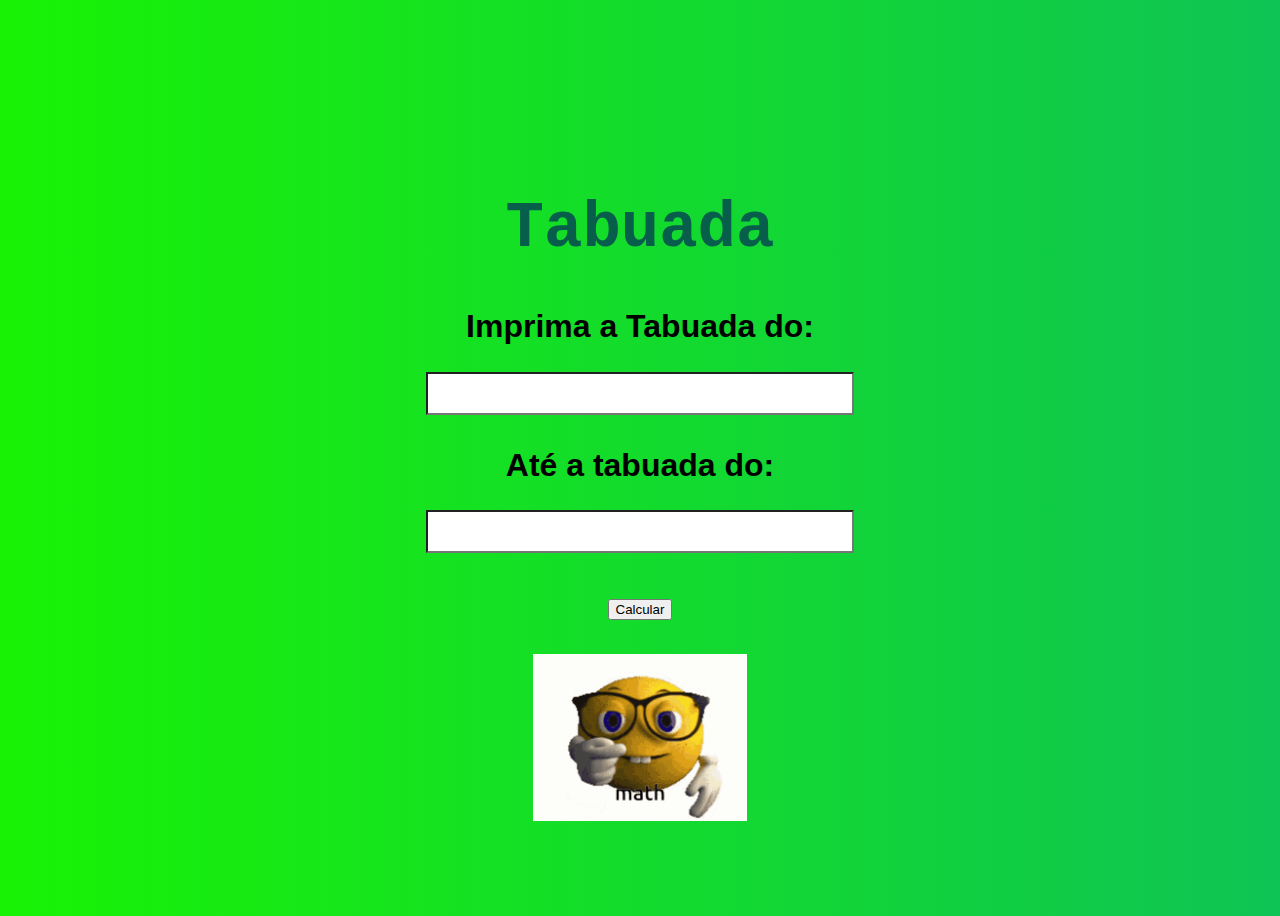
<file: tabuada/index.html>
<!DOCTYPE html>
<html lang="pt-br">
    <head>
        <meta charset="UTF-8">
        <meta http-equiv="X-UA-Compatible" content="IE=edge">
        <meta name="viewport" content="width=device-width, initial-scale=1.0">
        <title>Tabuada</title>
        <link rel="stylesheet" href="estilo.css">
        <link rel="shortcut icon" href="img/mathicon.jpg" type="image/x-icon">
        <script src="tabuada.js"></script>
    </head>
    <body>
        <div class="forms">
        <form action="#" name="tabForm" id="tabForm">
            <h1> Tabuada</h1>
            
            <p> <h2>Imprima a Tabuada do:</h2>
                
                <input type="text" id="var1" name="var1" class="imprimir">
            </p>
            <p><h2>Até a tabuada do:</h2>
                
                <input type="text" id="var2" name="var2" class="imprimir">
            </p>
            <p>
                <input class="botao" type="submit" name="Enviar" value="Calcular" onclick="chama_tabuada()">
            </p>
        </form>
        <img src="img/math.gif">
    </div>
    </body>
</html>
</file>
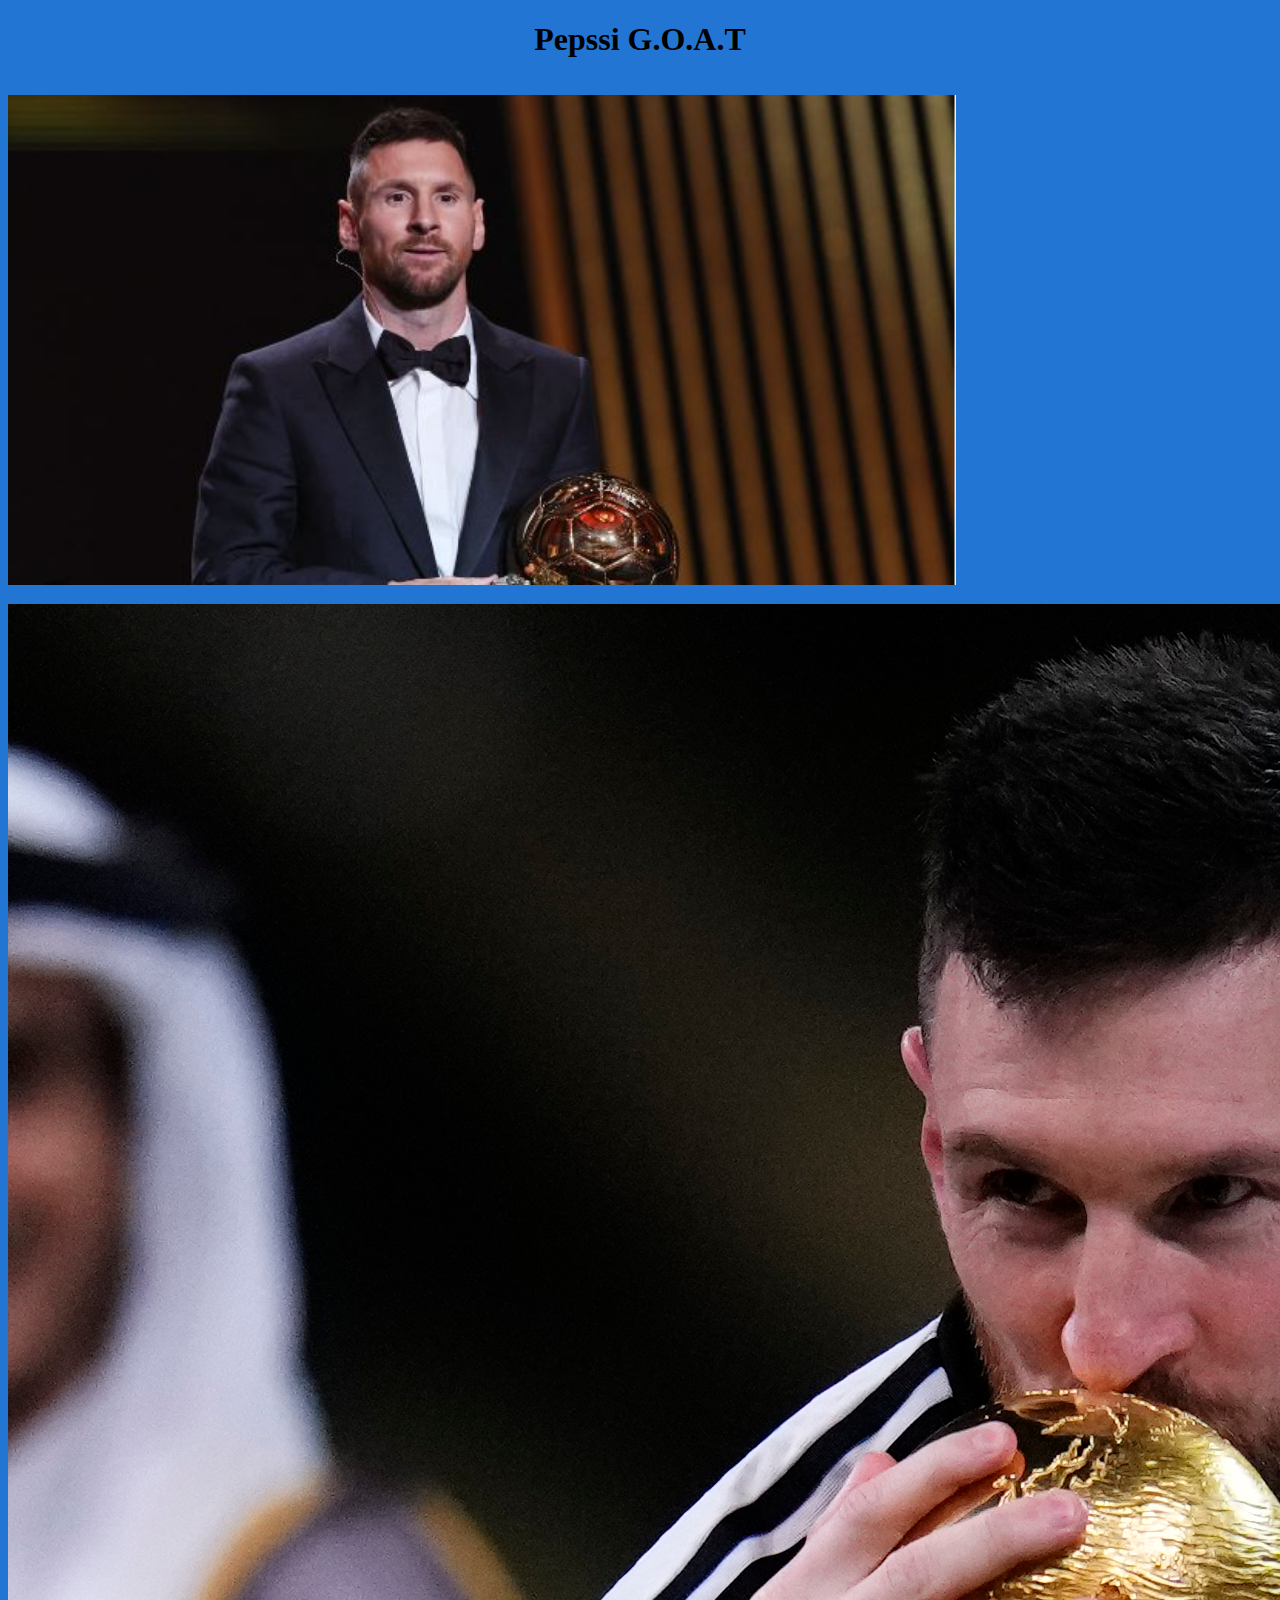
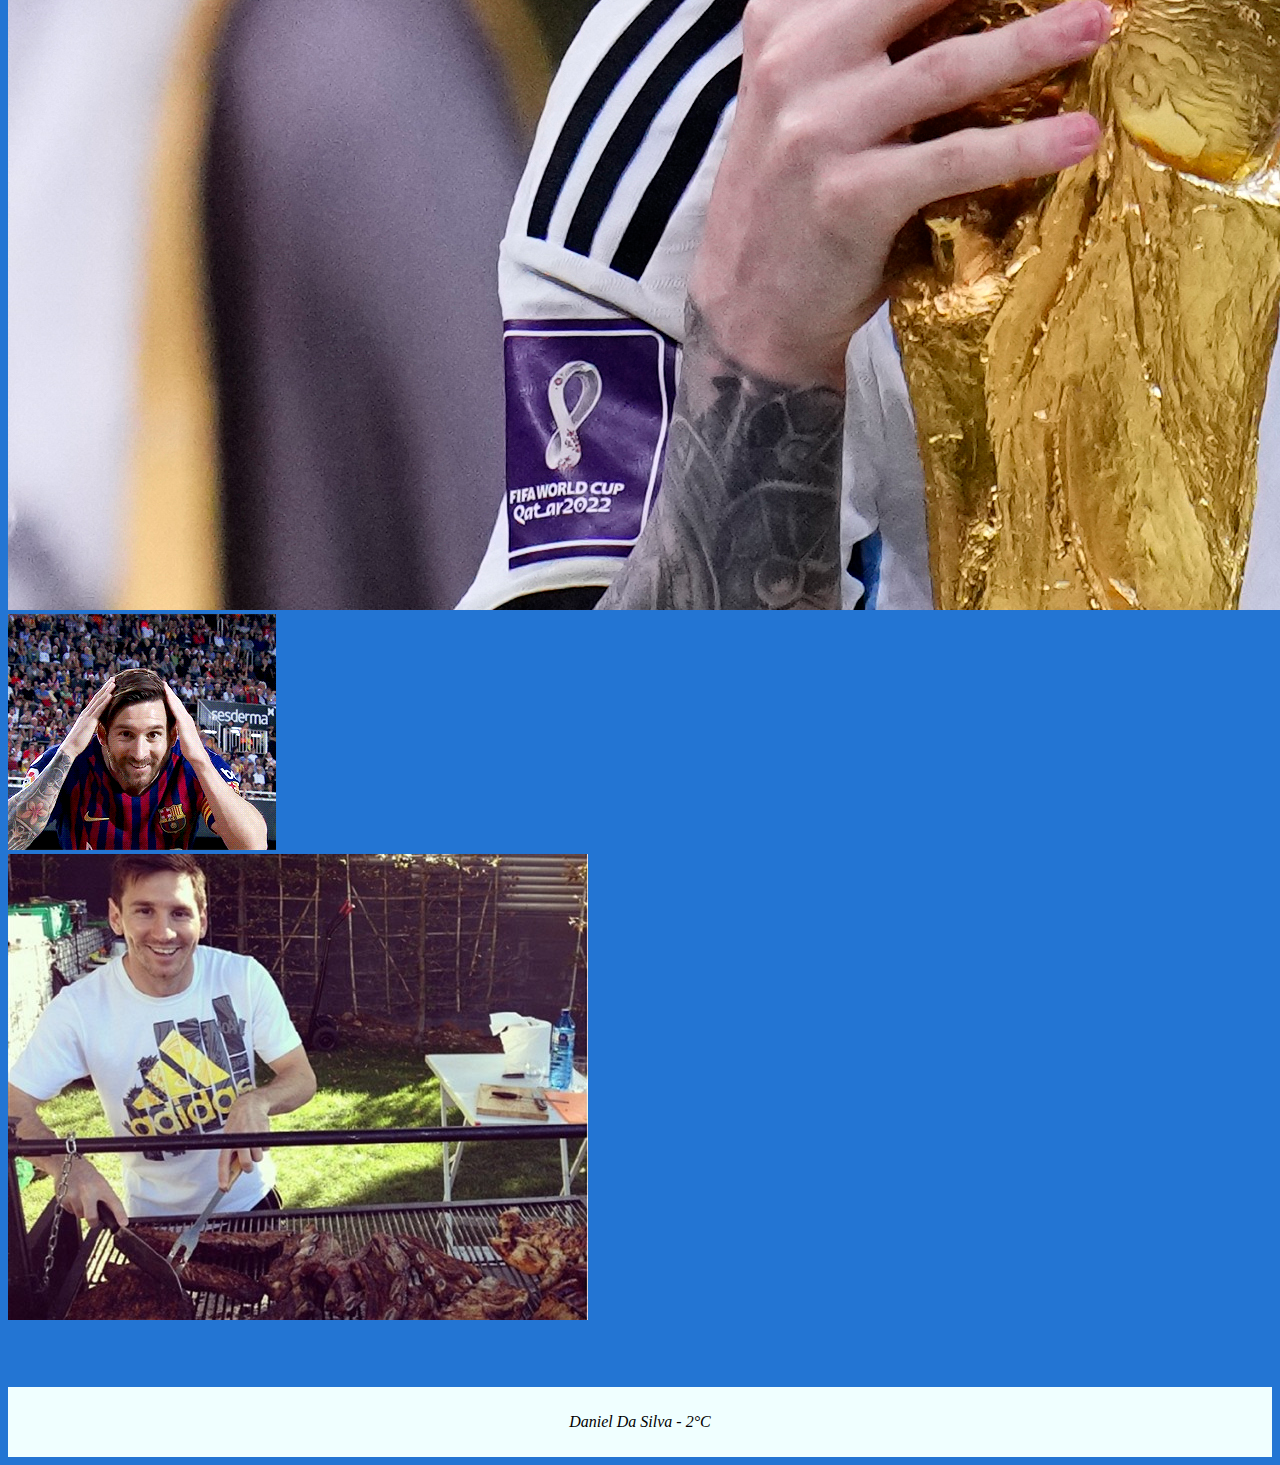
<file: troca_imagens/index.html>
<!doctype html>
<html lang="pt-BR">

<head>
    <meta charset="utf-8">
    <meta name="viewport" content="width=device-width, initial-scale=1">
    <title>Meeeeessi</title>
    <link href="https://cdn.jsdelivr.net/npm/bootstrap@5.3.2/dist/css/bootstrap.min.css" rel="stylesheet"
        integrity="sha384-T3c6CoIi6uLrA9TneNEoa7RxnatzjcDSCmG1MXxSR1GAsXEV/Dwwykc2MPK8M2HN" crossorigin="anonymous">
    <link rel="stylesheet" href="css/style.css">
    <link href="img/messifavicon.png" rel="icon">
</head>

<body>

    <header>
        <h1>Pepssi G.O.A.T</h1>
    </header>

    <main>
        <div class="container">
            <div class="text-center">
                <div class="row">
                    <div class="col-12">
                        <img id="main-image" src="img/messigoat.JPG"
                            style="margin-bottom:15px; margin-top: 15px; width: 75%;" class="exibido" alt="...">
                    </div>
                </div>

                <div class="row">
                    <div class="col-4">
                        <img src="img/messicopa.jpg" class="img-fluid bottom-image" alt="...">
                    </div>
                    <div class="col-4">
                        <img src="img/messilindo.gif" class="img-fluid bottom-image" alt="...">
                    </div>
                    <div class="col-4">
                        <img src="img/messichurras.png" class="img-fluid bottom-image" alt="...">
                    </div>
                </div>
            </div>
        </div>
    </main>

    <footer>
        <p><i>Daniel Da Silva - 2°C</i></p>
    </footer>


    <script src="https://cdn.jsdelivr.net/npm/@popperjs/core@2.11.8/dist/umd/popper.min.js"
        integrity="sha384-I7E8VVD/ismYTF4hNIPjVp/Zjvgyol6VFvRkX/vR+Vc4jQkC+hVqc2pM8ODewa9r"
        crossorigin="anonymous"></script>
    <script src="https://cdn.jsdelivr.net/npm/bootstrap@5.3.2/dist/js/bootstrap.min.js"
        integrity="sha384-BBtl+eGJRgqQAUMxJ7pMwbEyER4l1g+O15P+16Ep7Q9Q+zqX6gSbd85u4mG4QzX+"
        crossorigin="anonymous"></script>
    <script src="https://cdn.jsdelivr.net/npm/bootstrap@5.3.2/dist/js/bootstrap.bundle.min.js"
        integrity="sha384-C6RzsynM9kWDrMNeT87bh95OGNyZPhcTNXj1NW7RuBCsyN/o0jlpcV8Qyq46cDfL"
        crossorigin="anonymous"></script>
    <script src="js/script.js"></script>
</body>

</html>
</file>
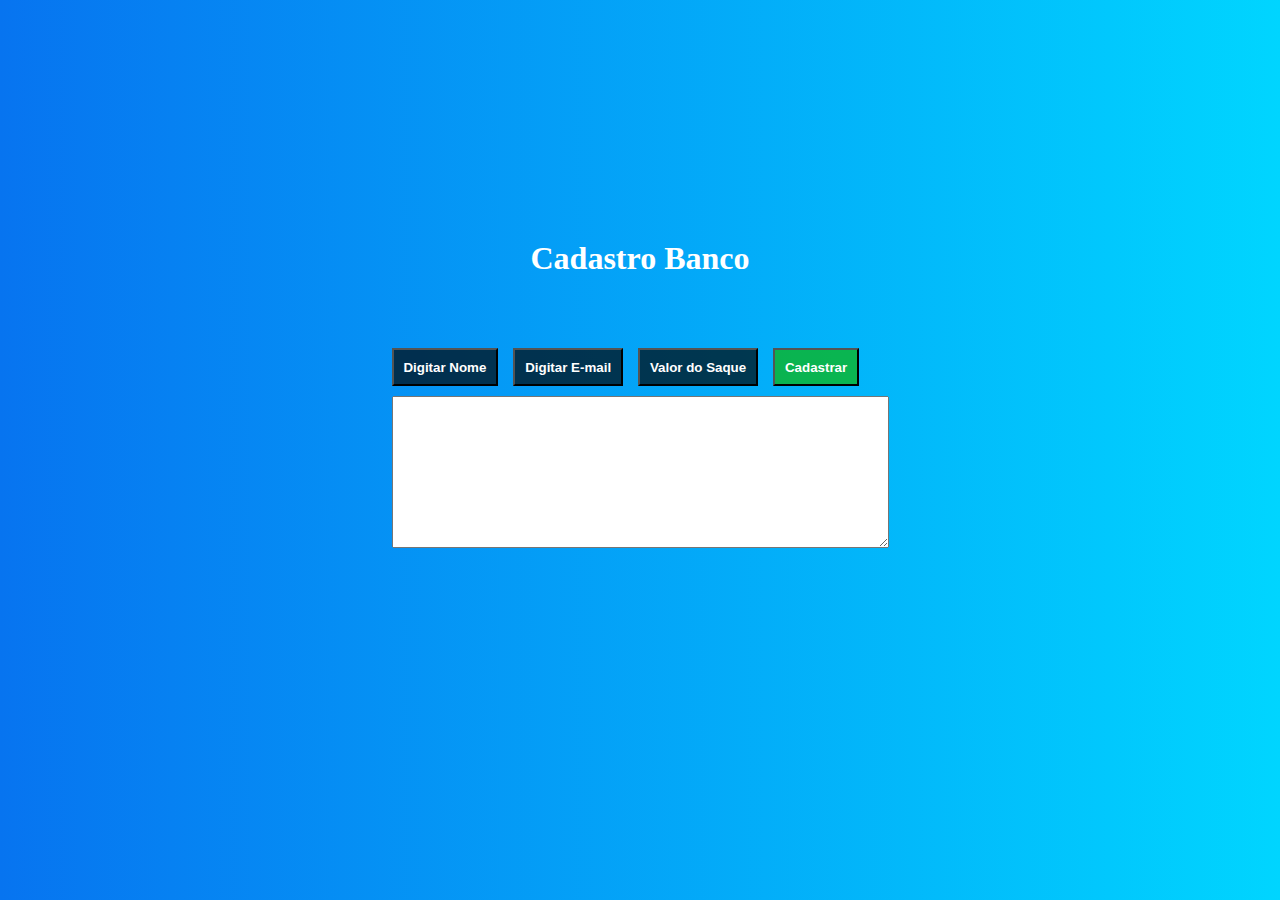
<file: aula.03/aula3.html>
<!DOCTYPE html>
<html lang="en">
<head>
    <meta charset="UTF-8">
    <meta http-equiv="X-UA-Compatible" content="IE=edge">
    <meta name="viewport" content="width=device-width, initial-scale=1.0">
    <link rel="shortcut icon" href="img/banco.png" type="image/x-icon">
    <link rel="stylesheet" href="style.css">
    <title>Inscrição</title>
    <script src="funcao.js"></script>
</head>
<body>
    <h1 class="title">Cadastro Banco</h1>
    <form class="form"> 
        <div>
            <p class="button">
                <input class="b1" type="button" value="Digitar Nome" onclick="nome=prompt('Seu Nome','')">
                <input class="b2" type="button" value="Digitar E-mail" onclick="email=prompt('Email', '')">
                <input class="b3" type="button" value="Valor do Saque" onclick="saque=parseInt(prompt('Quanto quer sacar?',''))">
                <input class="b4" type="button" value="Cadastrar" onclick="escrever(this.form.Area)">
            </p> 
            <textarea class="text" cols="59,5" rows="10" name="Area"></textarea>
        </div>
    </form>
</body>
</html>
</file>
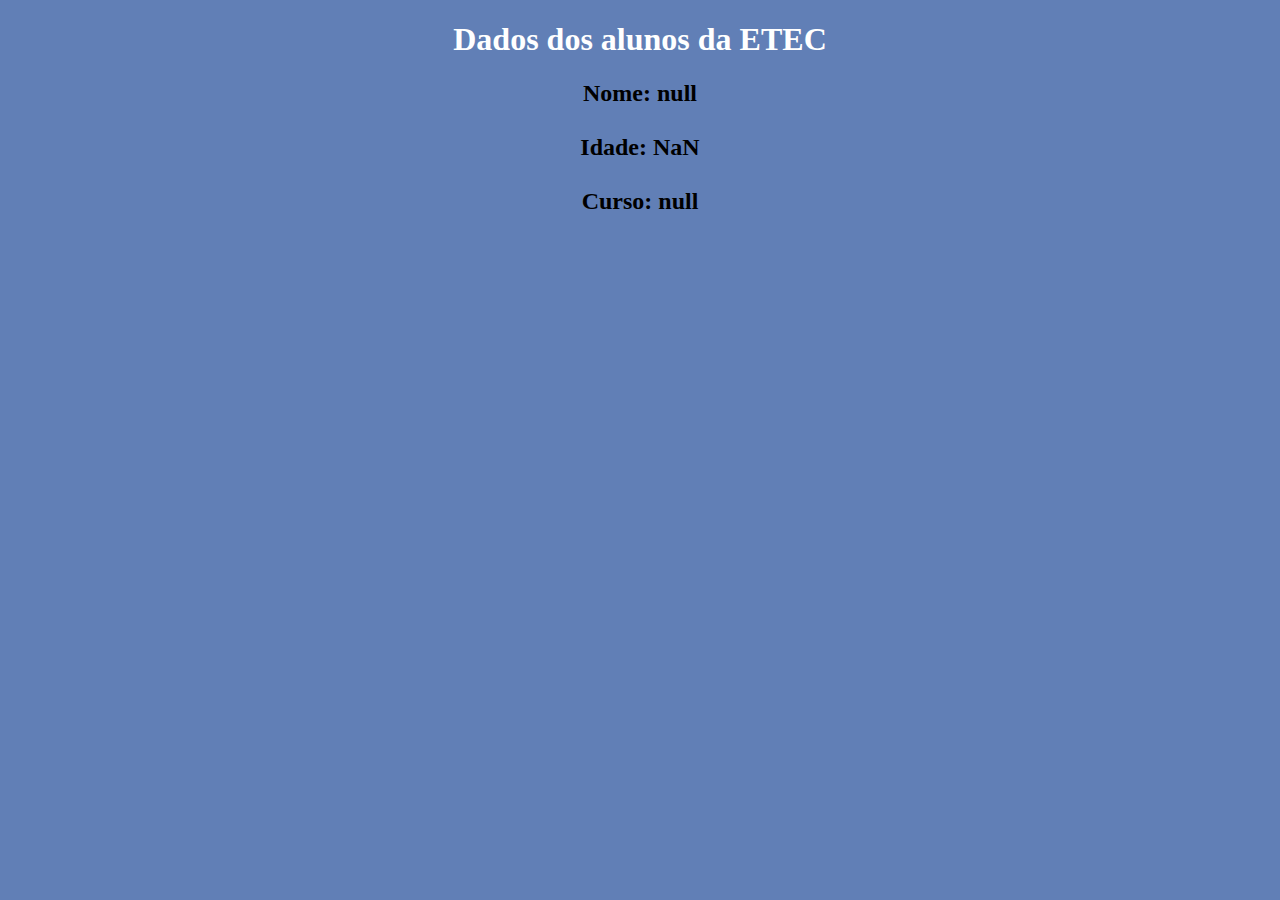
<file: declaracaodevariaveis/aula1.html>
<!DOCTYPE html>
<html lang="en">
<head>
    <meta charset="UTF-8">
    <meta name="viewport" content="width=device-width, initial-scale=1.0">
    <link href="style.css" rel="stylesheet">
    <title>Declaração de variáveis</title>
    <script src="aula1.js"></script>
</head>
<body>
    <h1>Dados dos alunos da ETEC</h1>
    <h2><script>
        document.write( 'Nome: ', nome, "<br> <br>")
        document.write('Idade: ', idade, "<br> <br>")
        document.write('Curso: ', curso, "<br> <br>") 
    </script></h2>
    
</body>
</html>
</file>
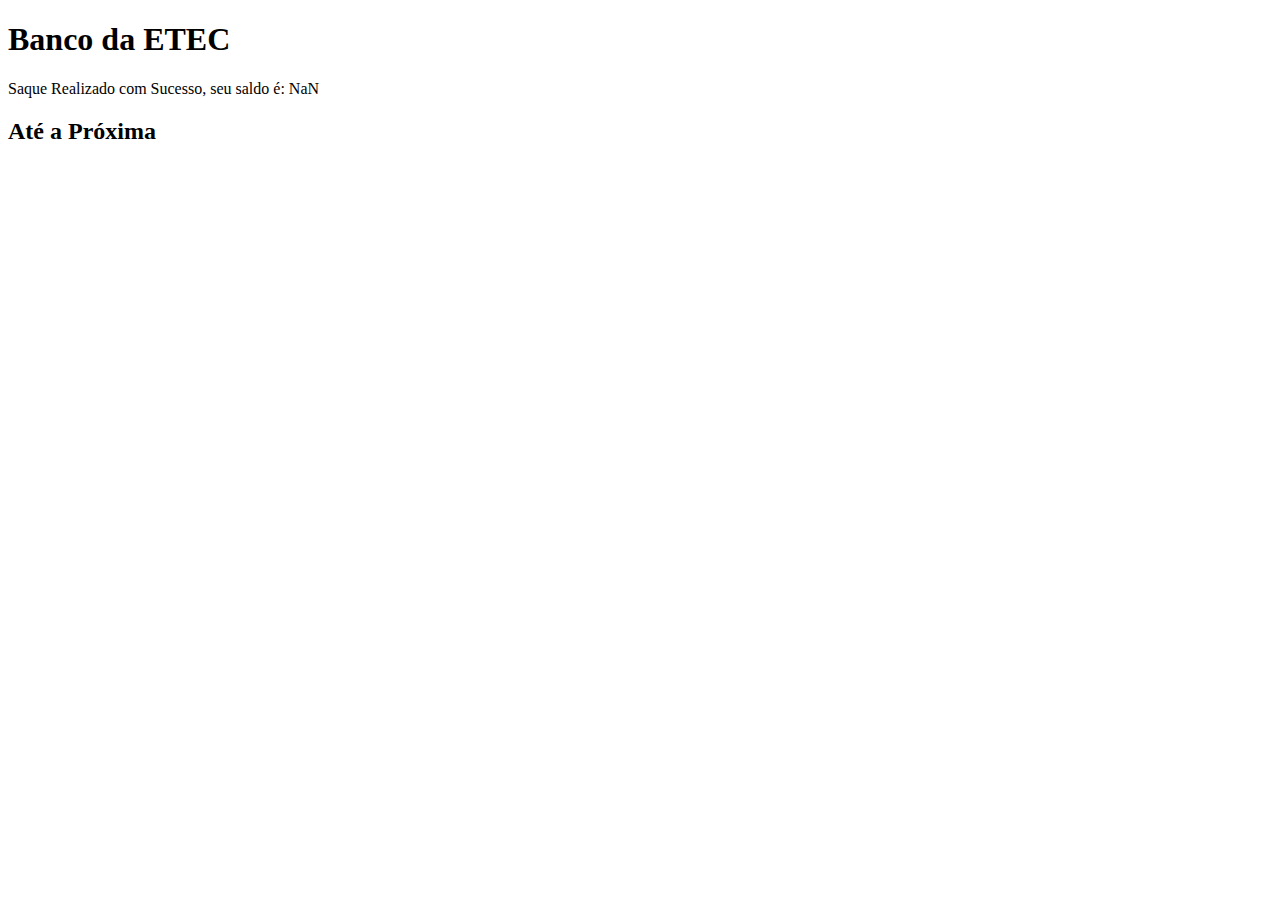
<file: funcoes/funcoes.html>
<!DOCTYPE html>
<html lang="en">
<head>
    <meta charset="UTF-8">
    <meta name="viewport" content="width=device-width, initial-scale=1.0">
    <title>Funções</title>
    <script src="funcoes.js"></script>
</head>
<body>
    <h1>Banco da ETEC</h1>
    <script>
        dadosacesso()        
    </script>
    <script>
        saldo = saque(parseInt(prompt("Qual o valor você quer sacar?")))
        document.write("Saque Realizado com Sucesso, seu saldo é: ", saldo)
    </script>

    <h2>Até a Próxima</h2>

    
</body>
</html>
</file>
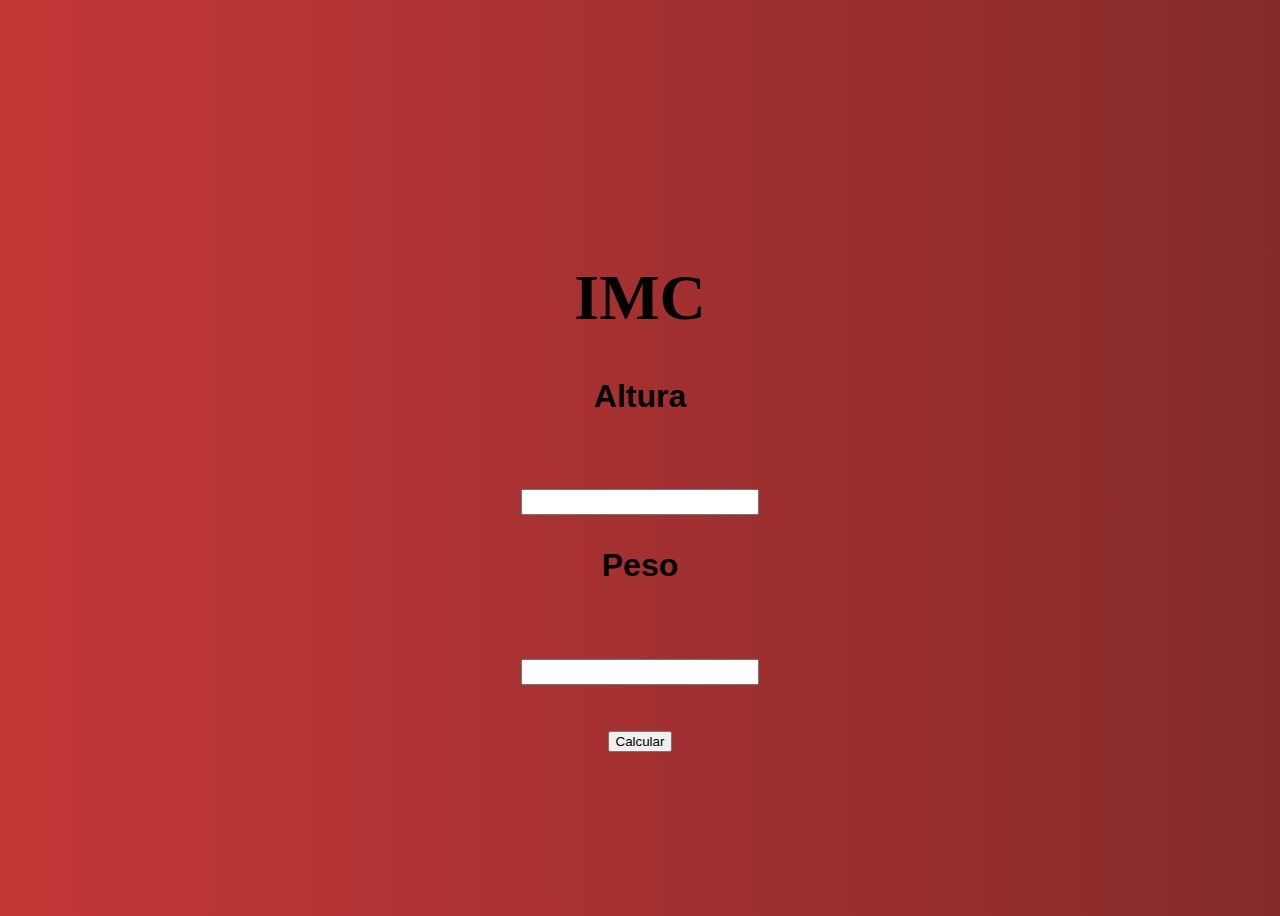
<file: imc/imc.html>
<!DOCTYPE html>
<html lang="pt-br">
    <head>
        <meta charset="UTF-8">
        <link rel="stylesheet" href="estilo.css">
        <title>IMC</title>
        
    </head>
    <body>
        <div class="forms">
        <form name="imcForm" id="imcForm" action="#" style="text-align: center ; padding-top: 25px;" >
            <h1>IMC</h1>
                <h2>Altura</h2>
                <br>
                <input class = "alt" type="text" id="altura" name="altura">

            <p>
                <h2>Peso</h2> 
                <br>
                <input class ="pes" type="text" id="peso" name="peso">
            </p>
            <p>
                <input class= "botao" type="submit" value="Calcular" name="Enviar" onclick="calcular_imc(event)">
            </p>

            <div id="resul"></div>
        </form>

        <script src="imc2.js"></script>

    </body>
</html>
</file>
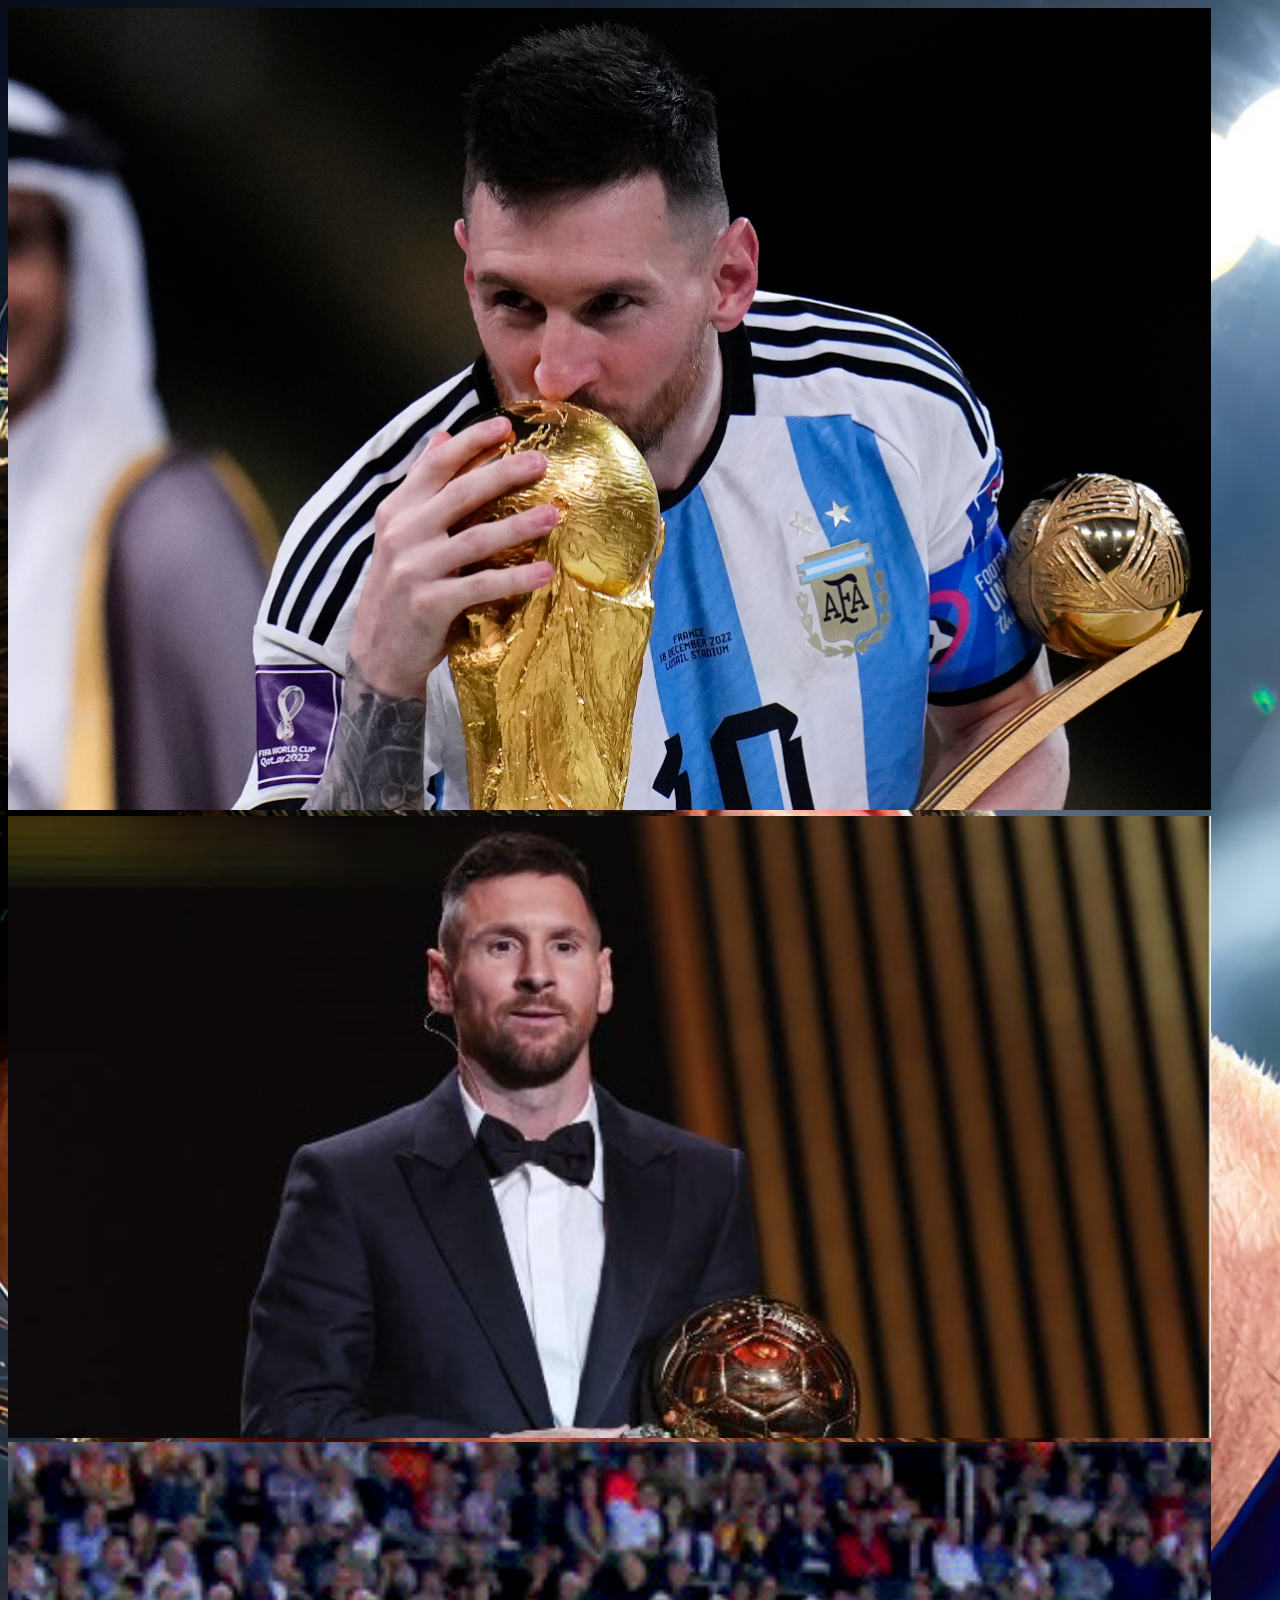
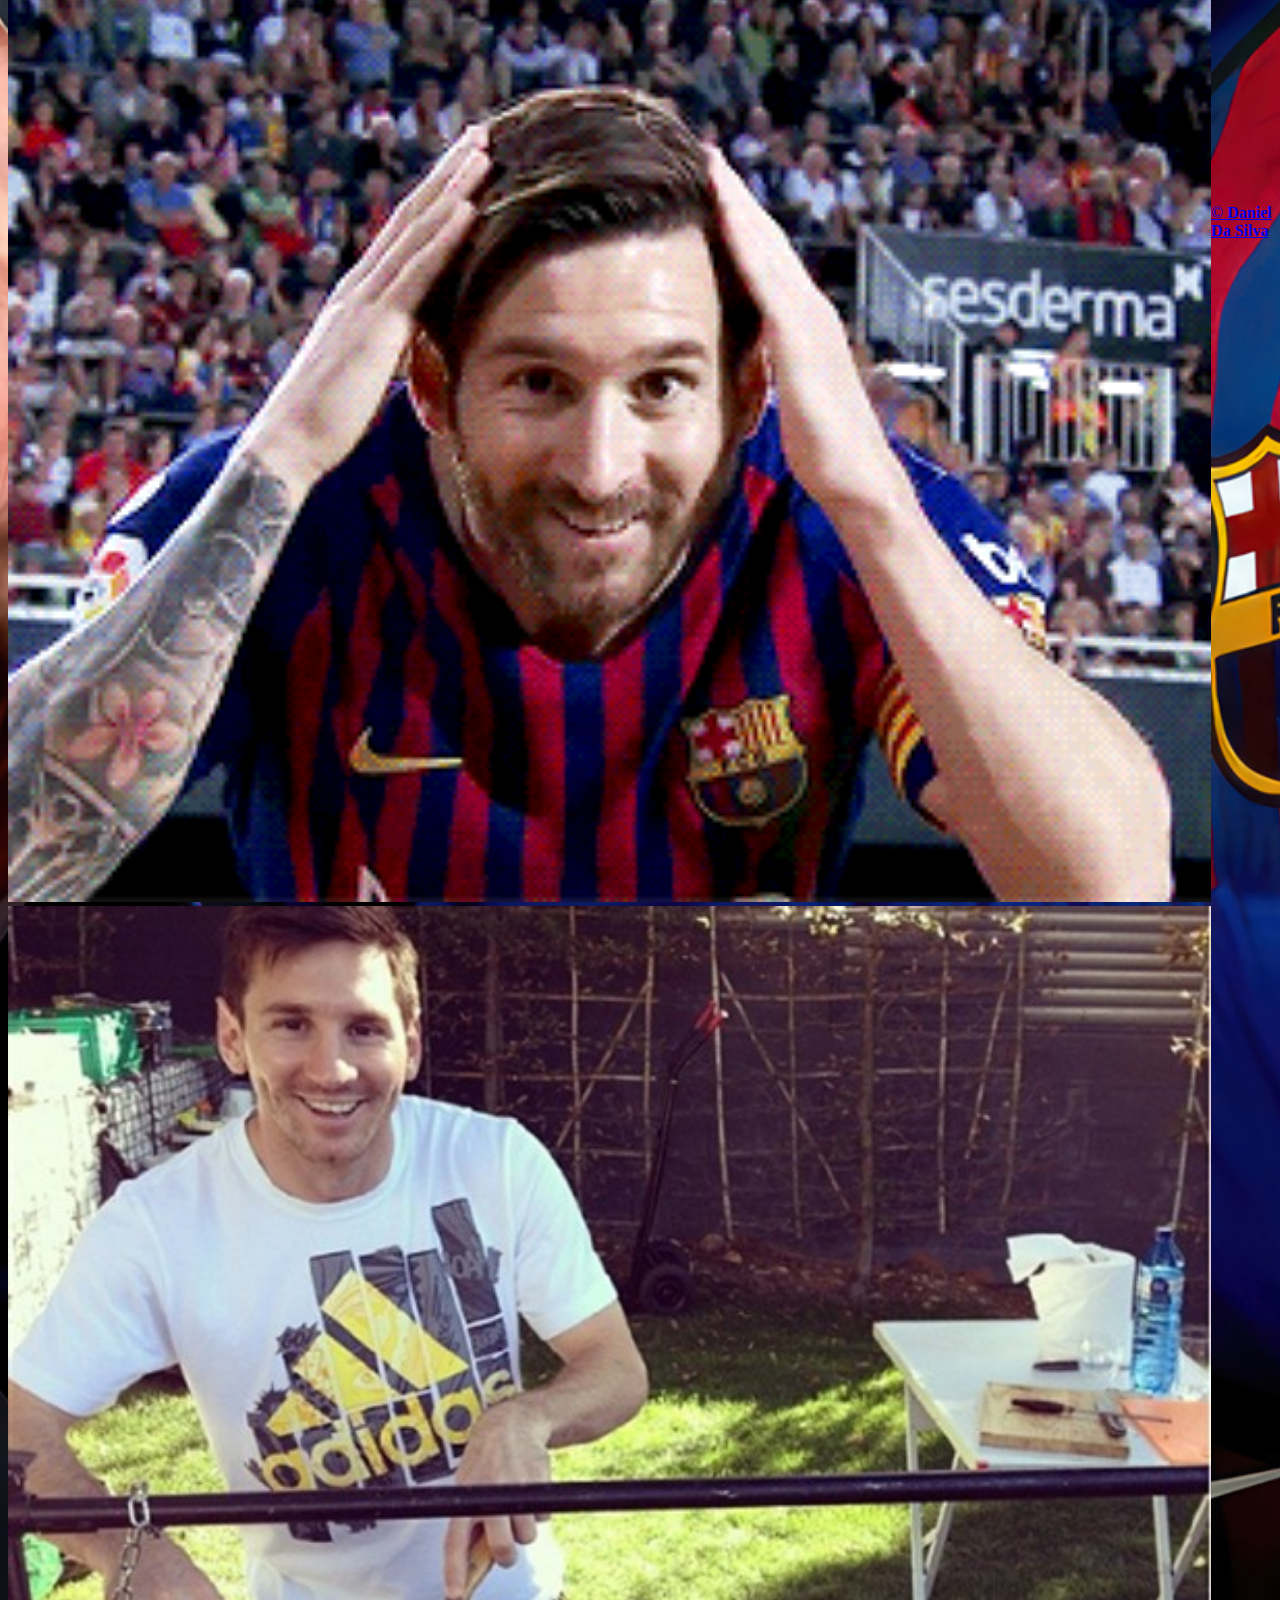
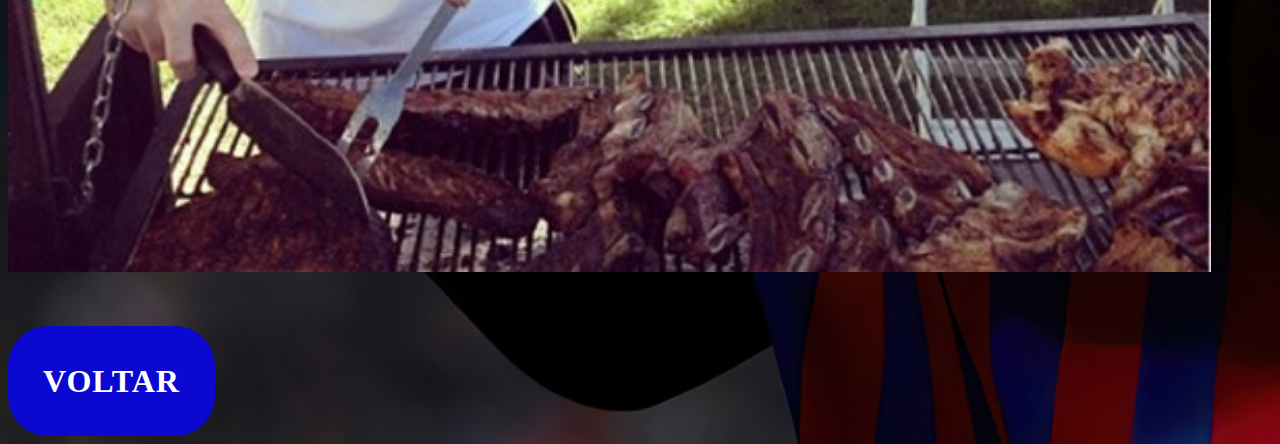
<file: jquery/troca.html>
<!DOCTYPE html>
<html lang="pt-br">
<head>
    <meta charset="UTF-8">
    <meta http-equiv="X-UA-Compatible" content="IE=edge">
    <meta name="viewport" content="width=device-width, initial-scale=1.0">
    <link href="img/messifavicon.png" rel="icon">
    <title>Jquery10</title>
    
    <link href="https://cdn.jsdelivr.net/npm/bootstrap@5.3.2/dist/css/bootstrap.min.css" rel="stylesheet" integrity="sha384-T3c6CoIi6uLrA9TneNEoa7RxnatzjcDSCmG1MXxSR1GAsXEV/Dwwykc2MPK8M2HN" crossorigin="anonymous">
    <link rel="stylesheet" href="style_troca.css">
</head>
<body>
        <main class="container">
            <section id="galeria-troca" class="text-center">
                <div class="row">
                    <div class="col-md-12">
                        <img id="main-image" class="responsivo imgbaixo" src="img/messicopa.jpg" alt="">
                    </div>
                </div>
                <div class="row">
                    <div class="col">
                        <img class="responsivo bottom-image" src="img/messigoat.jpg" alt="">
                    </div>
                    <div class="col">
                        <img class="responsivo bottom-image" src="img/messilindo.gif" alt="">
                    </div>
                    <div class="col">
                        <img class="responsivo bottom-image" src="img/messichurras.png" alt="">
                    </div>
                </div>
                <div class="content">
                <div class="text">
                    <a href="index.html"><h1>VOLTAR</h1></a>
                </div>
            </div>
            </section>
        </main>

<script src="https://cdn.jsdelivr.net/npm/bootstrap@5.3.2/dist/js/bootstrap.bundle.min.js" integrity="sha384-C6RzsynM9kWDrMNeT87bh95OGNyZPhcTNXj1NW7RuBCsyN/o0jlpcV8Qyq46cDfL" crossorigin="anonymous"></script>
<script src="troca/scriptT.js"></script>

<footer>
    <a  class="footer2" href="https://github.com/projdanielsilva">&copy; <strong>Daniel Da Silva</strong></a>
</footer>

</body>
</html>
</file>
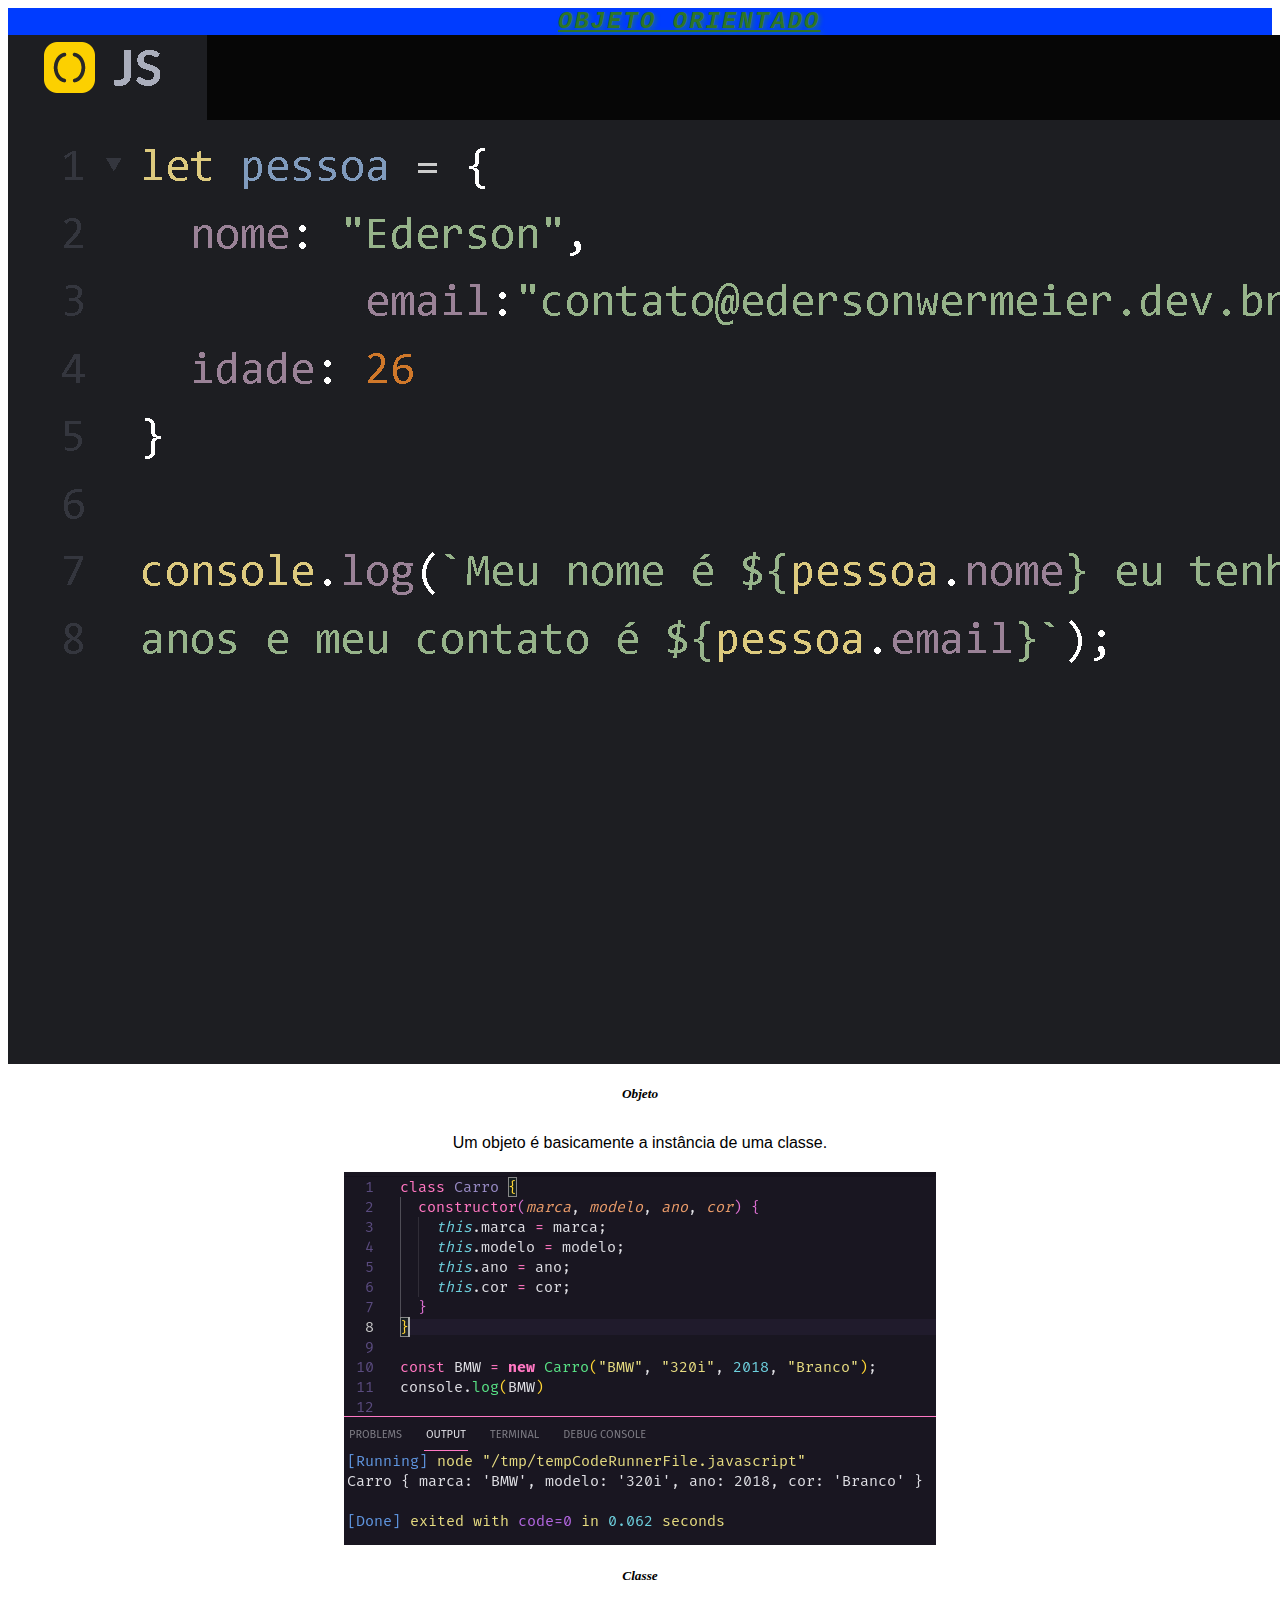
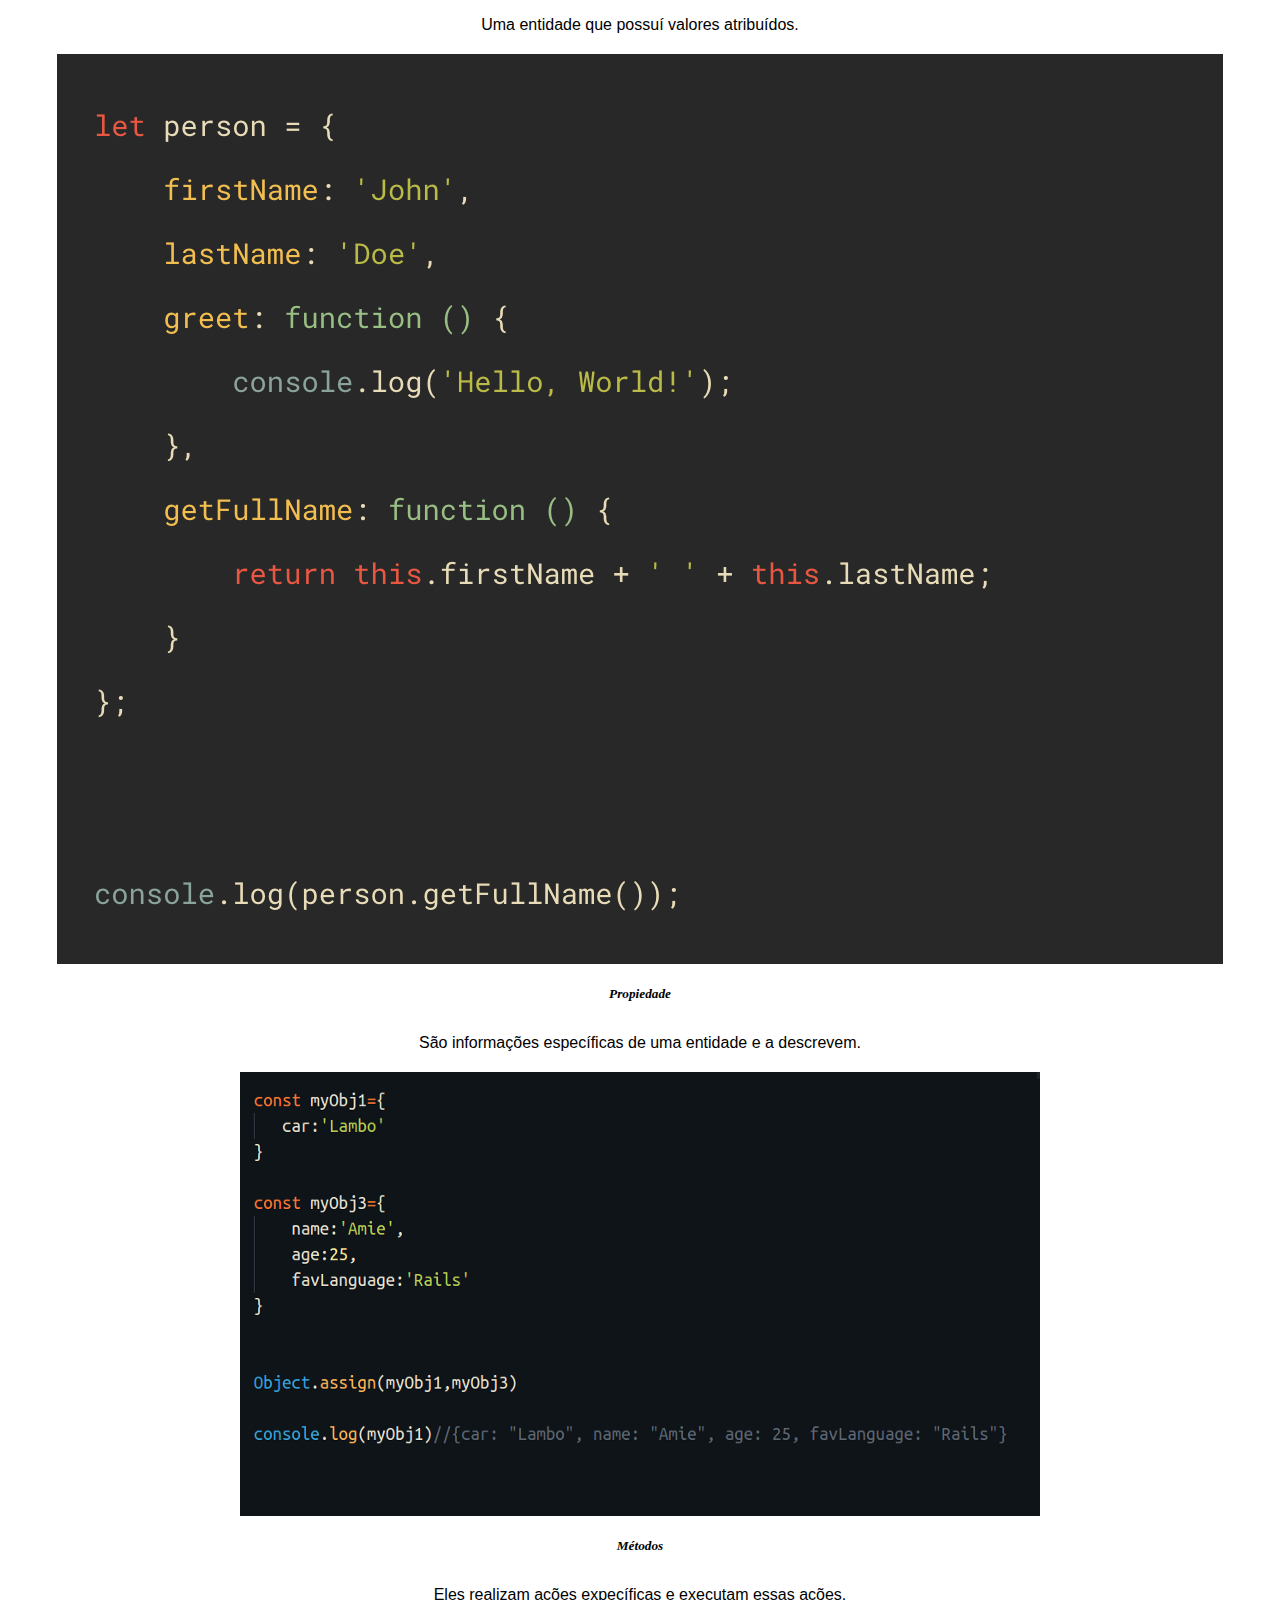
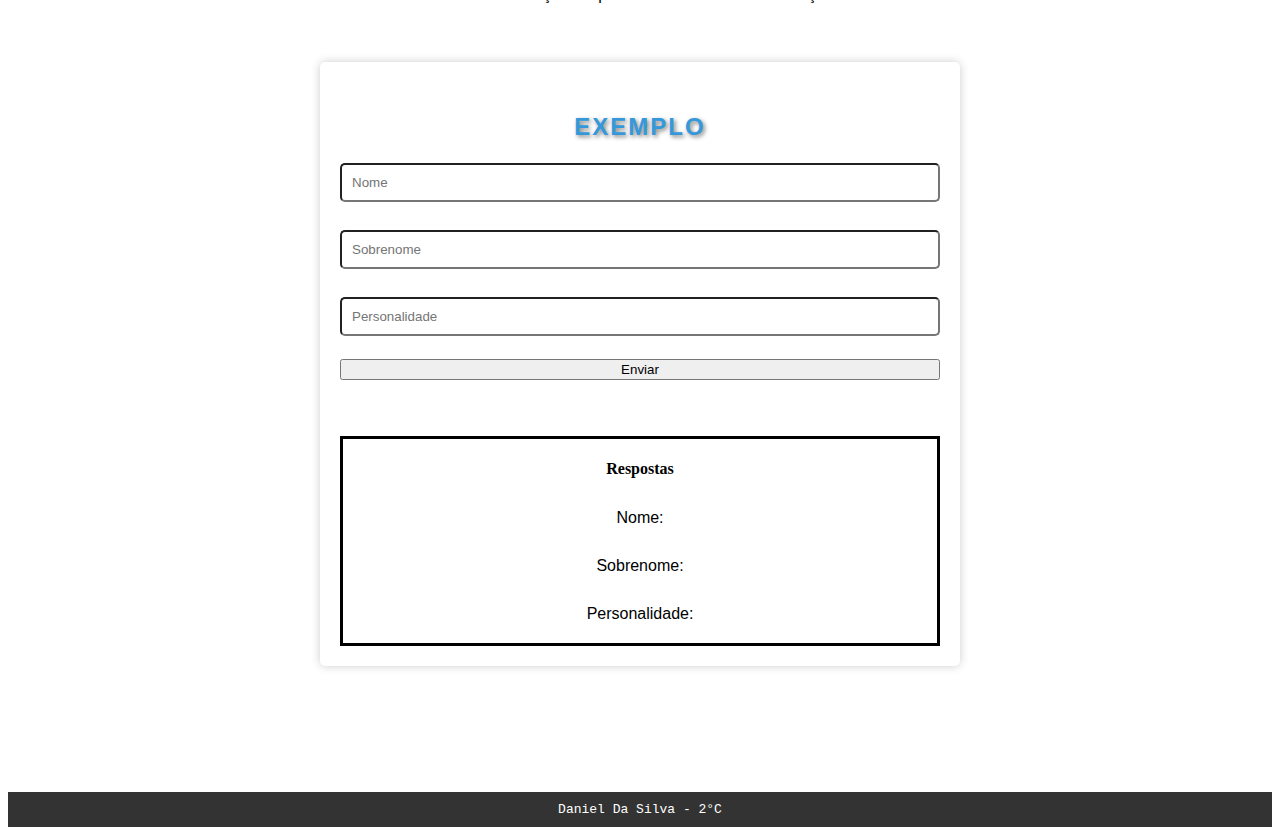
<file: obj_orientados/Inicio.html>
<!DOCTYPE html>
<html lang="pt-br">
<head>
    <meta charset="UTF-8">
    <meta name="viewport" content="width=device-width, initial-scale=1.0">
    <title>JavaScript - Orientação a Objetos</title>
    <link rel="stylesheet" href="estilo.css">
    <link rel="icon" type="image/png" href="img/js.png">
    <link href="https://cdn.jsdelivr.net/npm/bootstrap@5.3.2/dist/css/bootstrap.min.css" rel="stylesheet" integrity="sha384-T3c6CoIi6uLrA9TneNEoa7RxnatzjcDSCmG1MXxSR1GAsXEV/Dwwykc2MPK8M2HN" crossorigin="anonymous">
    <script src="https://cdn.jsdelivr.net/npm/bootstrap@5.3.2/dist/js/bootstrap.bundle.min.js" integrity="sha384-C6RzsynM9kWDrMNeT87bh95OGNyZPhcTNXj1NW7RuBCsyN/o0jlpcV8Qyq46cDfL" crossorigin="anonymous"></script>
        
</head>
<body>
    <div class="nav1">
        <nav class="navbar">
            <div class="container-fluid">
            <a class="navbar-brand" href="#"><b><i>Objeto Orientado</i></b></a>
            </div>
        </nav>
    </div>

    <div class="texto">
        <div class="row row-cols-1 row-cols-md-2 g-4">
            <div class="col">
              <div class="card">
                <img src="img/obj.png" class="card-img-top" alt="...">
                <div class="card-body">
                  <h5 class="card-title"><i>Objeto</i></h5>
                  <p class="card-text">Um objeto é basicamente a instância de uma classe.</p>
                </div>
              </div>
            </div>
            <div class="col">
              <div class="card">
                <img src="img/classe.png" class="card-img-top" alt="...">
                <div class="card-body">
                  <h5 class="card-title"><i>Classe</i></h5>
                  <p class="card-text">Uma entidade que possuí valores atribuídos.</p>
                </div>
              </div>
            </div>
            <div class="col">
              <div class="card">
                <img src="img/pro.png" class="card-img-top" alt="...">
                <div class="card-body">
                  <h5 class="card-title"><i>Propiedade</i></h5>
                  <p class="card-text">São informações específicas de uma entidade e a descrevem.</p>
                </div>
              </div>
            </div>
            <div class="col">
              <div class="card">
                <img src="img/mth.png" class="card-img-top" alt="...">
                <div class="card-body">
                  <h5 class="card-title"><i>Métodos</i></h5>
                  <p class="card-text">Eles realizam ações expecíficas e executam essas ações.</p>
                </div>
              </div>
            </div>
          </div>

    <br>
    

    <div class="container">
        <h1>Exemplo</h1>
        <form id="personForm">
            <input type="text" id="firstName" class="form-control" class="form-label" placeholder="Nome">
            <br>
            <input type="text" id="lastName" class="form-control" class="form-label" placeholder="Sobrenome">
            <br>
            <input type="text" id="language" class="form-control" class="form-label" placeholder="Personalidade">
            <br>
            <button type="submit" class="btn btn-success">Enviar</button>
            <br>
        </form> 
      

        <br>
        <div class="display-details">
            <h4>Respostas</h4>
            <p>Nome: <span id="displayFirstName"></span></p>
            <p>Sobrenome: <span id="displayLastName"></span></p>
            <p>Personalidade: <span id="displayLanguage"></span></p>
        </div>
    </div> 


    <footer class="footer">
        Daniel Da Silva - 2°C
    </footer>


  <script src="script.js"></script>
</body>
</html>
</file>
<file: tabuada/estilo.css>
body{
    height: 100vh;
    background: linear-gradient(
    90deg,
    rgb(24, 243, 4) 0%,rgb(14, 196, 84) 100%
    );
    display: flex;
    align-items: center;
    justify-content: center;
}

img{
    width: 50%;
    margin-left: 0%;
    
}

h1{
    color: rgb(6, 94, 75);
    font-family: 'Courier New', Courier, monospace;
}

h2{
    font-size: 100%;
    font-family:'Segoe UI', Tahoma, Geneva, Verdana, sans-serif;
    
    color: black;
    text-align: center;
}
.forms{
    text-align: center;
    margin-top: 5%;
    font-size: 2rem;
}
.imprimir{
    font-size: 2rem;
    background-color: rgb(255, 255, 255);
}
.botao:hover{
        background-color: rgb(250, 246, 2);
        color: black;
}
</file>
<file: troca_imagens/css/style.css>
body{
    background-color: rgb(35, 117, 211);
}
h1{
    text-align: center;
}

footer{
    background-color: azure;
    margin-top: 5%;
    text-align: center;
    padding: 10px;
}
</file>
<file: aula.03/style.css>
*{
    margin: 0;
    padding: 0;
    box-sizing: border-box;
    font-family: 'Exo 2', sans-serif;
}

h1{
    font-family:'Times New Roman', Times, serif;
}

body{
    height: 100vh;
    background: linear-gradient(
    90deg,
    rgb(7, 116, 240) 0%,
    rgb(0, 213, 255) 100%
    );
    display: flex;
    align-items: center;
    justify-content: center;
}

.title{
    margin-bottom: 30%;
    color: white;
    align-items: center;
}

.form{
    align-items: center;
    position: absolute;
    display: flex;
}

.b1, .b2, .b3{
    margin-bottom: 2%;
    margin-right: 3%;
    align-items: center;
    padding: 2%;
    font-weight: bold;
    color: white;
    background-color: rgba(0, 0, 0, 0.678);
}
.b1:hover, .b2:hover, .b3:hover{
    background-color: rgba(143, 143, 143, 0.37);
    cursor: pointer;
}

.b4{
    margin-bottom: 2%;
    margin-right: 3%;
    align-items: center;
    padding: 2%;
    font-weight: bold;
    color: white;
    background-color: rgba(15, 182, 0, 0.678);
}

.button{
    align-items: center;
    display: flex;
}

.text{
    font-weight: bolder;
    color: black
}
</file>
<file: declaracaodevariaveis/style.css>
h1{
    text-align: center;
    color: rgb(255, 255, 255);
    font-family: Georgia, 'Times New Roman', Times, serif;
}
h2{
    text-align: center;
}

body{
    background-color: rgba(31, 73, 151, 0.705);
}
</file>
<file: imc/estilo.css>
body{
    height: 100vh;
    background: linear-gradient(
    90deg,
    rgb(196, 55, 55) 0%,rgb(133, 42, 42) 100%
    );
    display: flex;
    align-items: center;
    justify-content: center;
}


h1{
    color: rgb(0, 0, 0);
}

h2{
    font-size: 100%;
    font-family: 'Franklin Gothic Medium', 'Arial Narrow', Arial, sans-serif;
    color: black;
    text-align: center;
}
.forms{
    text-align: center;
    margin-top: 5%;
    font-size: 2rem;
}

.botao:hover{
        background-color: rgb(95, 196, 55);
        color: black;
}

.altura, .peso{
    margin-top: 0%;
    margin-bottom: 0%;
    color: red;
    font-size: large;
    font-weight: bold;
}

.alt, .pes{
    font-family: 'Roboto Mono', monospace;
    color: red;
    font-weight: bold;
    font-size: 18px;
}
</file>
<file: jquery/style_troca.css>
body {
    display: flex;
    justify-content: center;
    align-items: center;
    min-height: 100vh;
    background: url('img/messifundo.jpg') no-repeat;
    background-size: cover;
    background-position: center;
}

.responsivo{
    width: 100%;
}

.imgbaixo{
    margin-bottom: 2px;
}

/* BOTAO */

.content .text a {
    display: flex;
    flex-direction: column;
    align-items: center;
    justify-content: center;
    text-align: center;
}

.content .text a {
    display: inline-block;
    margin-top: 50px;
    padding: 15px 35px;
    background: #0b08cf;
    color: #fff;
    font-weight: 500;
    letter-spacing: 1px;
    text-decoration: none;
    border-radius: 40px;
    transition: 0.3s ease-in-out;
    margin-bottom: 0;
}
</file>
<file: obj_orientados/estilo.css>
img{
    vertical-align: middle;
}

.container {
    max-width: 600px;
    margin: 0 auto;
    padding: 20px;
    background-color: white;
    border-radius: 5px;
    box-shadow: 0 0 10px rgba(0, 0, 0, 0.2);
   margin-top: 20px;
}

#personForm {
    display: flex;
    flex-direction: column;
}

input[type="text"] {
    margin: 5px 0;
    padding: 10px;
    border-radius: 5px;
}


h1{
    padding-top: 15px;
    font-family:'Franklin Gothic Medium', 'Arial Narrow', Arial, sans-serif;
    font-size: 24px;
    font-weight: bold;
    color: #3498db; /* Cor do texto (azul) */
    text-transform: uppercase; /* Transforma o texto em maiúsculas */
    letter-spacing: 2px; /* Espaçamento entre as letras */
    text-shadow: 2px 2px 4px rgba(0, 0, 0, 0.5); /* Sombra do texto */
}

p{
    padding-top: 10px;
    padding-bottom: 4px;
    font-family: Arial, Helvetica, sans-serif;

}

.texto{
    text-align: center;

}


.display-details {
    margin-top: 20px;
    border-style: solid;
}

.p2{
    text-align: center;
}

.footer {
    margin-top: 10%;
    background-color: #333; /* Cor de fundo */
    color: #fff; /* Cor do texto */
    text-align: center;
    padding: 10px;
    font-family: monospace;

}

.nav1{
    background-color: #003cff;
    padding-left: 550px;
}

a{
    font-family: monospace;
    font-size: 24px;
    font-weight: bold;
    color: #2e7525; /* Cor do texto (azul) */
    text-transform: uppercase; /* Transforma o texto em maiúsculas */
    letter-spacing: 2px; /* Espaçamento entre as letras */
    text-align: center; /* Alinhamento central */
    text-shadow: 2px 2px 4px rgba(40, 145, 49, 0.5); /* Sombra do texto */
    text-align: center;
}
</file>
